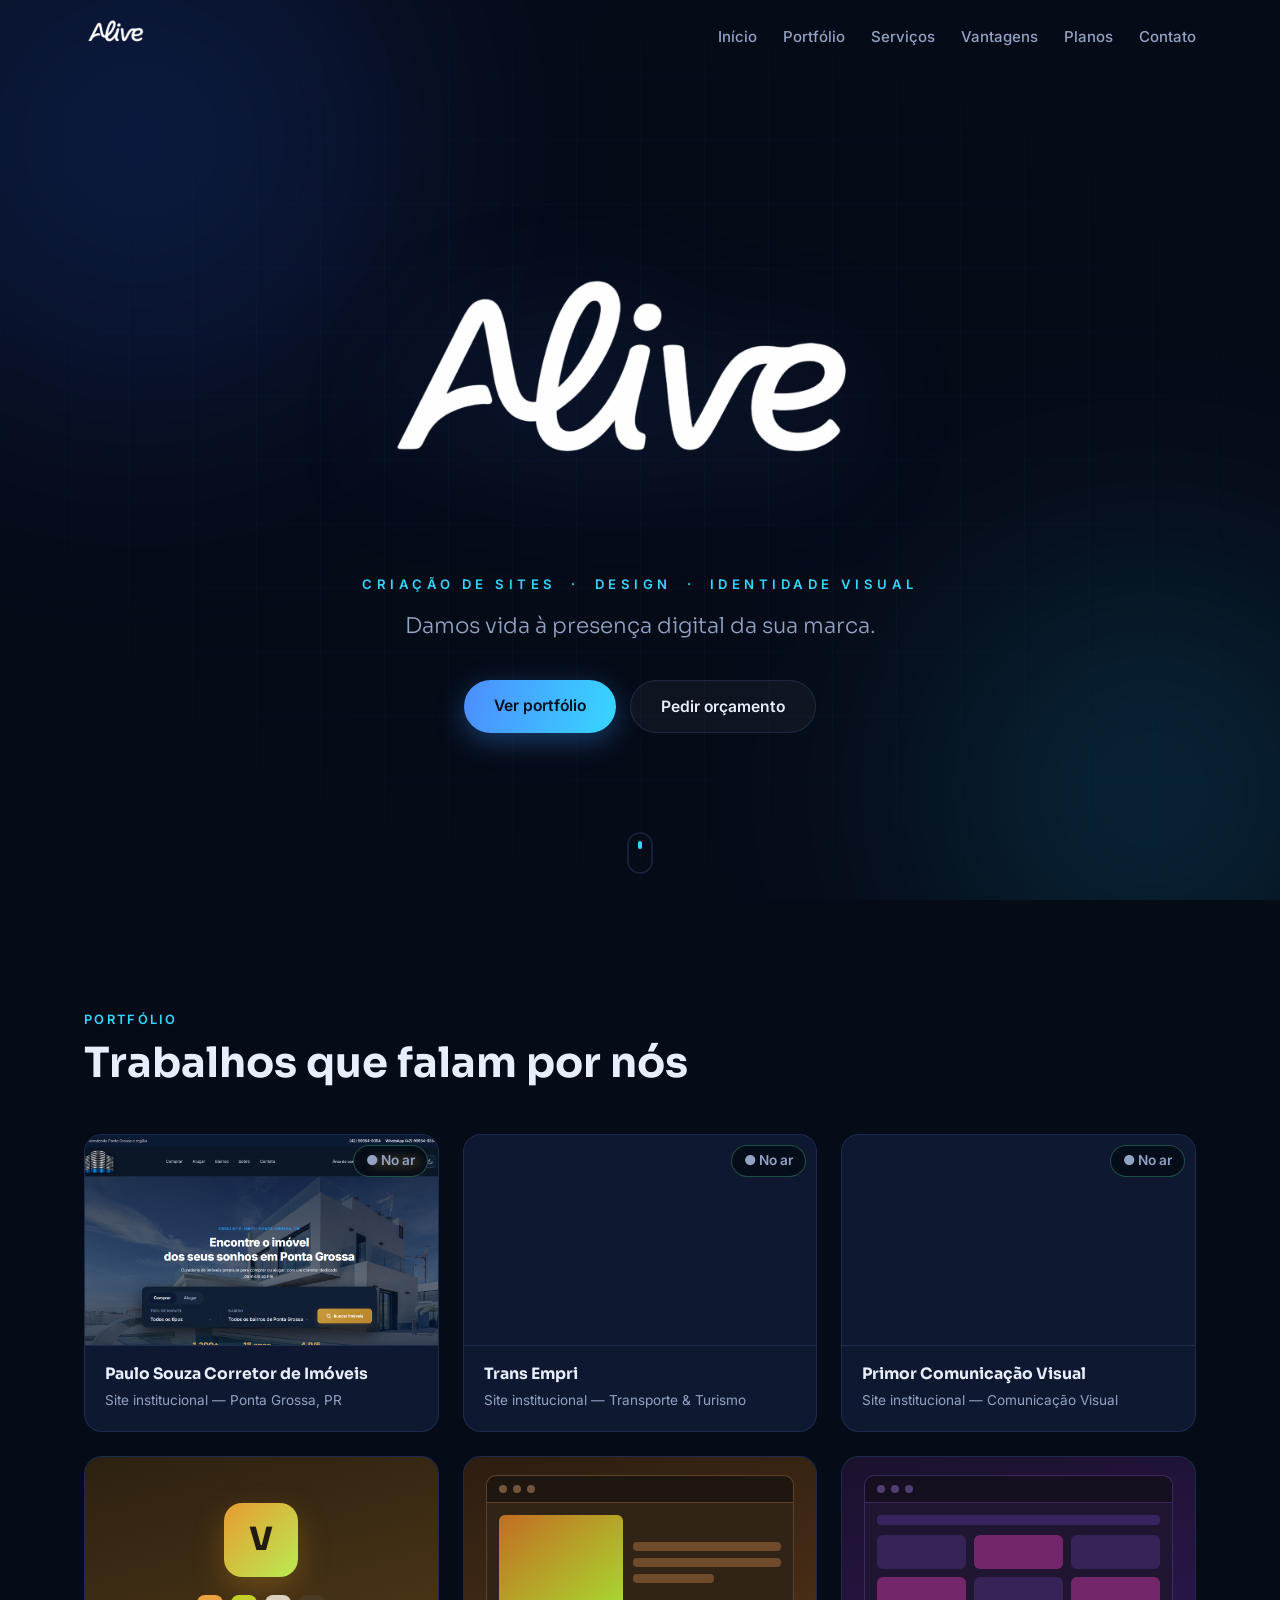
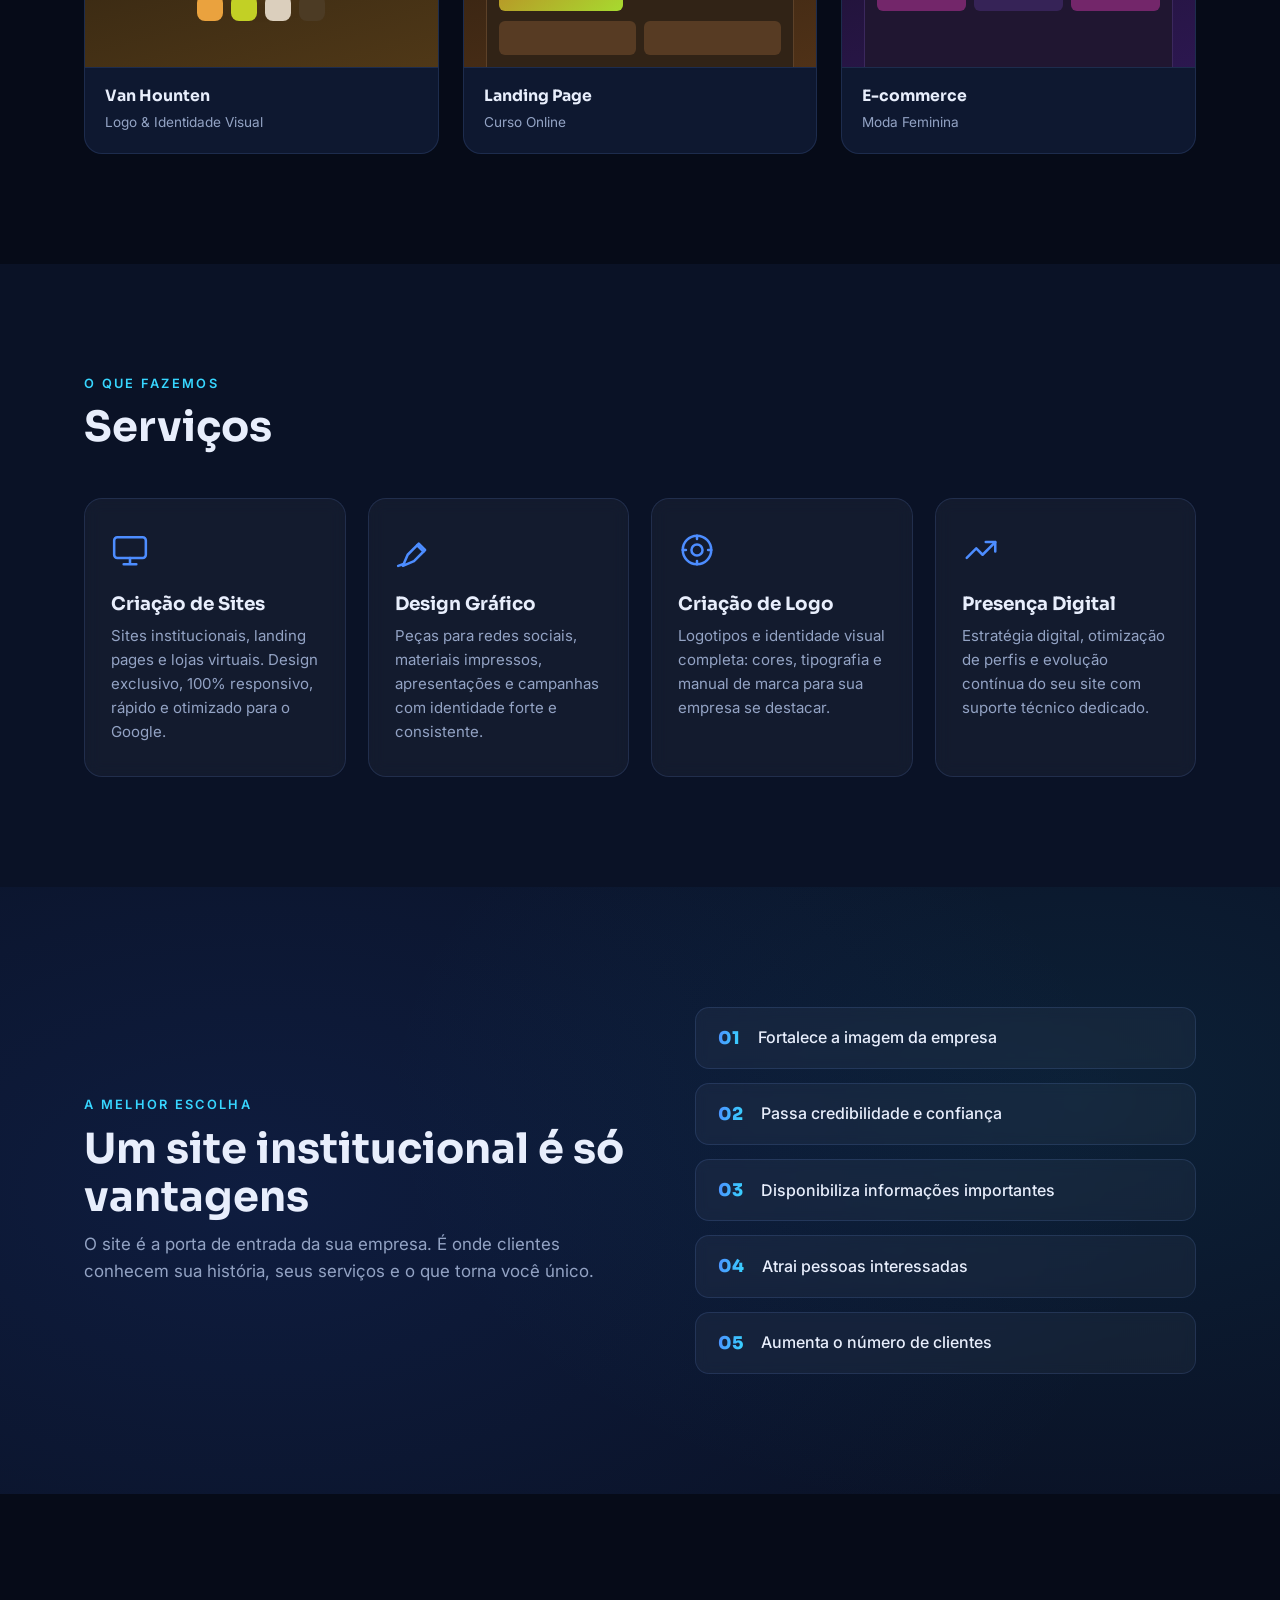
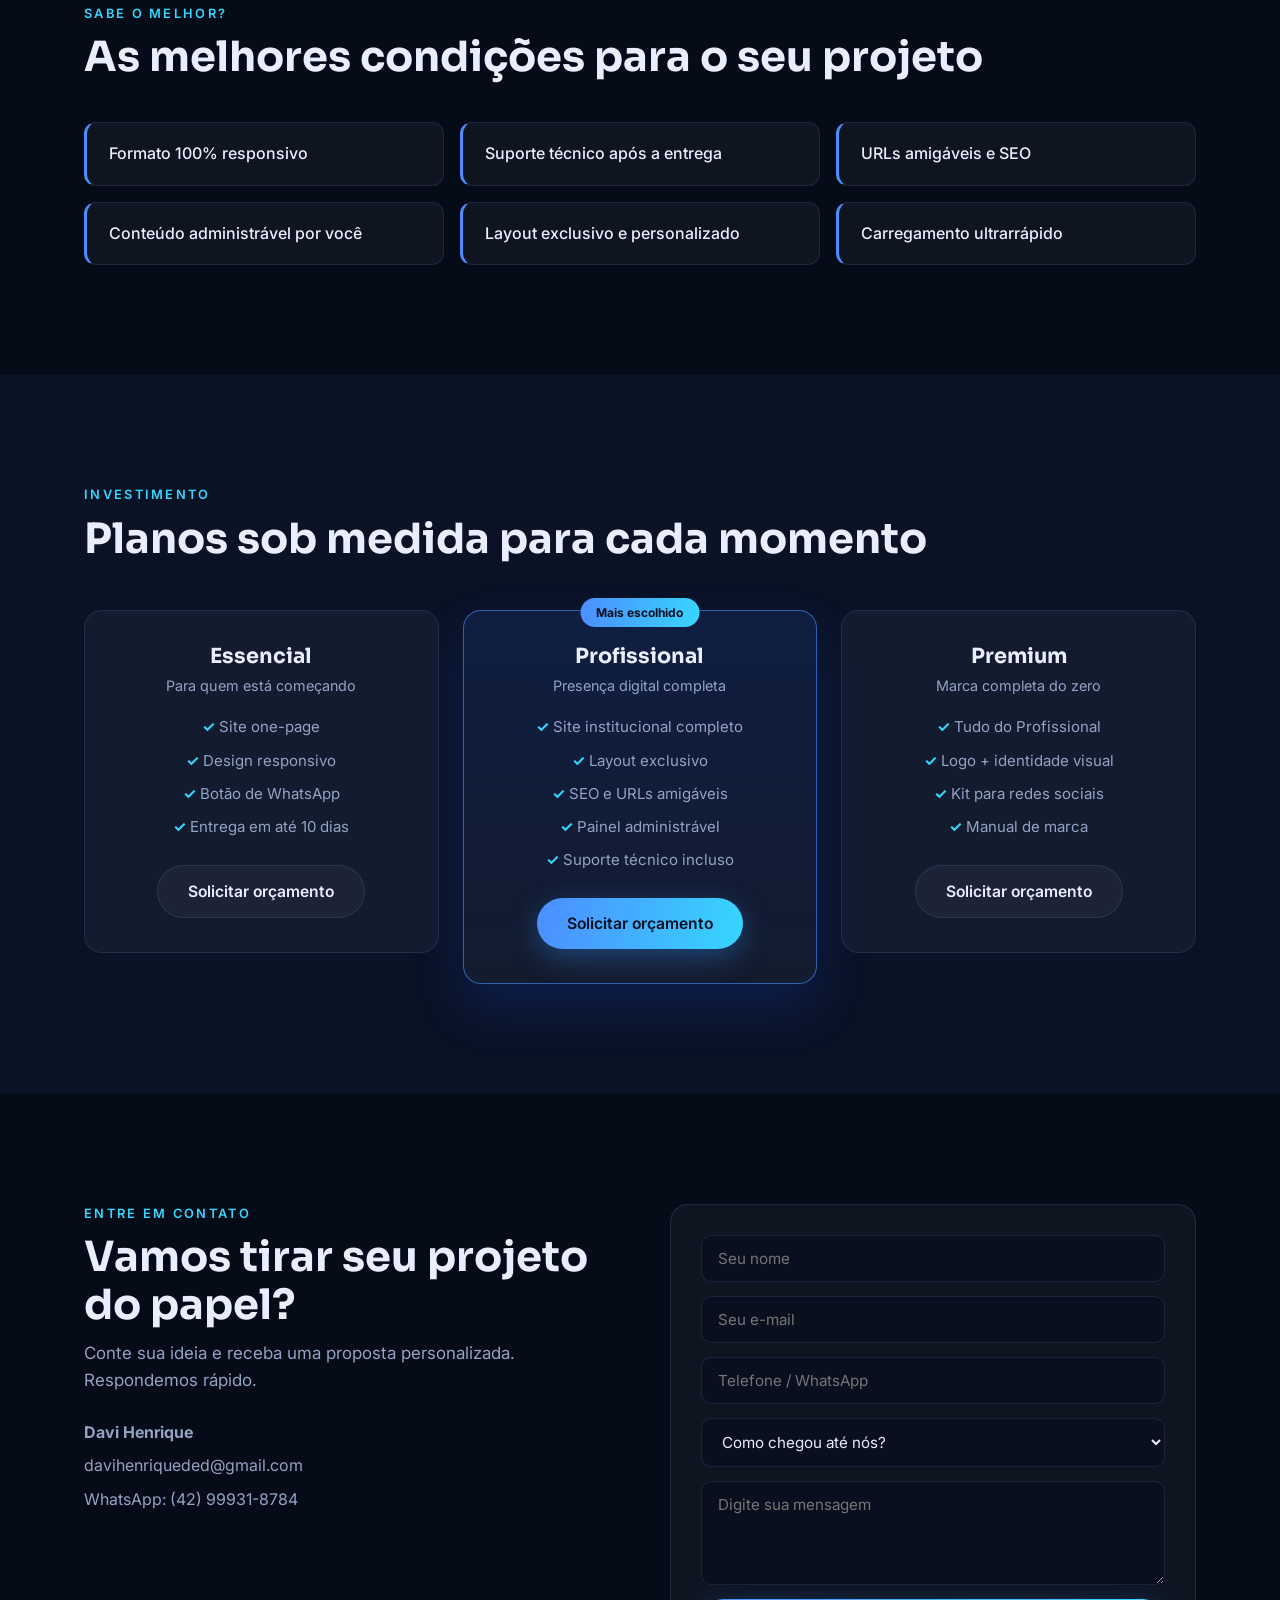
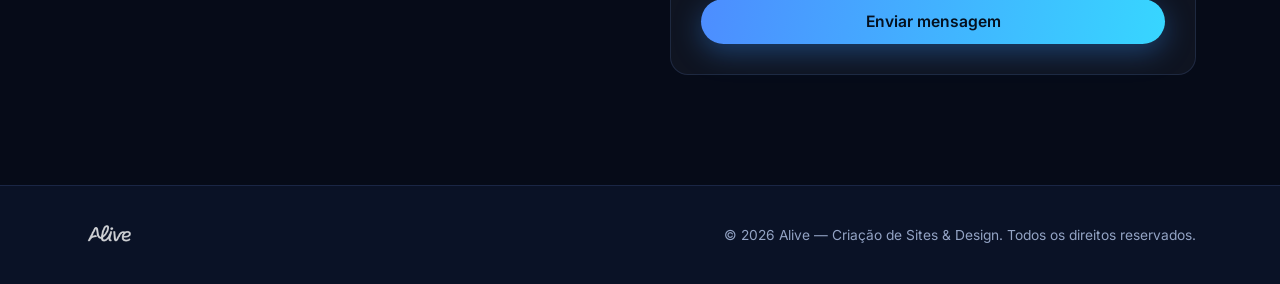
<file: index.html>
<!DOCTYPE html>
<html lang="pt-BR">
<head>
<meta charset="UTF-8">
<meta name="viewport" content="width=device-width, initial-scale=1.0">
<title>Alive — Criação de Sites, Design & Identidade Visual</title>
<meta name="description" content="Alive: agência especializada em criação de sites, design gráfico e identidade visual. Sites modernos, responsivos e sob medida para o seu negócio.">
<link rel="icon" type="image/png" href="assets/alive-logo.png">
<link rel="preconnect" href="https://fonts.googleapis.com">
<link rel="preconnect" href="https://fonts.gstatic.com" crossorigin>
<link href="https://fonts.googleapis.com/css2?family=Sora:wght@300;400;600;700;800&family=Inter:wght@300;400;500;600&display=swap" rel="stylesheet">
<link rel="stylesheet" href="css/style.css?v=3">
</head>
<body>

<!-- ══════════ NAV ══════════ -->
<header class="nav" id="nav">
  <div class="nav-inner">
    <a href="#home" class="nav-logo"><img src="assets/alive-logo.png" alt="Alive"></a>
    <nav class="nav-links" id="navLinks">
      <a href="#home">Início</a>
      <a href="#portfolio">Portfólio</a>
      <a href="#servicos">Serviços</a>
      <a href="#vantagens">Vantagens</a>
      <a href="#planos">Planos</a>
      <a href="#contato">Contato</a>
    </nav>
    <button class="nav-toggle" id="navToggle" aria-label="Menu">
      <span></span><span></span><span></span>
    </button>
  </div>
</header>

<!-- ══════════ HERO — logo grande centralizada ══════════ -->
<section class="hero" id="home">
  <canvas id="particles"></canvas>
  <div class="hero-glow glow-1 plx" data-speed="0.15"></div>
  <div class="hero-glow glow-2 plx" data-speed="0.25"></div>
  <div class="hero-grid plx" data-speed="0.08"></div>
  <div class="hero-content">
    <img src="assets/alive-logo.png" alt="Alive" class="hero-logo reveal">
    <p class="hero-tag reveal">criação de sites &nbsp;·&nbsp; design &nbsp;·&nbsp; identidade visual</p>
    <p class="hero-sub reveal">Damos vida à presença digital da sua marca.</p>
    <div class="hero-cta reveal">
      <a href="#portfolio" class="btn btn-primary">Ver portfólio</a>
      <a href="#contato" class="btn btn-ghost">Pedir orçamento</a>
    </div>
  </div>
  <div class="scroll-hint"><span></span></div>
</section>

<!-- ══════════ PORTFÓLIO (primeira seção) ══════════ -->
<section class="section" id="portfolio">
  <div class="container">
    <p class="section-tag reveal">Portfólio</p>
    <h2 class="reveal">Trabalhos que falam por nós</h2>
    <div class="portfolio">

      <figure class="work work-live reveal">
        <a class="live-link" href="https://pscorretordeimoveis.com.br/" target="_blank" rel="noopener" aria-label="Abrir site Paulo Souza Corretor de Imóveis"></a>
        <div class="mock-live">
          <span class="live-badge">● No ar</span>
          <img src="assets/ps-corretor-preview.png" alt="Prévia do site Paulo Souza Corretor de Imóveis" loading="lazy" width="1200" height="680">
        </div>
        <figcaption><strong>Paulo Souza Corretor de Imóveis</strong><span>Site institucional — Ponta Grossa, PR</span></figcaption>
      </figure>

      <figure class="work work-live reveal">
        <a class="live-link" href="https://lorddeadvader.github.io/transempri/" target="_blank" rel="noopener" aria-label="Abrir site Trans Empri"></a>
        <div class="mock-live">
          <span class="live-badge">● No ar</span>
          <iframe src="https://lorddeadvader.github.io/transempri/" loading="lazy" tabindex="-1" title="Trans Empri"></iframe>
        </div>
        <figcaption><strong>Trans Empri</strong><span>Site institucional — Transporte & Turismo</span></figcaption>
      </figure>

      <figure class="work work-live reveal">
        <a class="live-link" href="https://www.primorcomunicacao.com.br/" target="_blank" rel="noopener" aria-label="Abrir site Primor Comunicação Visual"></a>
        <div class="mock-live">
          <span class="live-badge">● No ar</span>
          <iframe src="https://www.primorcomunicacao.com.br/" loading="lazy" tabindex="-1" title="Primor Comunicação Visual"></iframe>
        </div>
        <figcaption><strong>Primor Comunicação Visual</strong><span>Site institucional — Comunicação Visual</span></figcaption>
      </figure>

      <figure class="work reveal" style="--h:35">
        <div class="mock mock-brand">
          <div class="mk-logo">V</div>
          <div class="mk-pal"><i></i><i></i><i></i><i></i></div>
        </div>
        <figcaption><strong>Van Hounten</strong><span>Logo & Identidade Visual</span></figcaption>
      </figure>

      <figure class="work reveal" style="--h:28">
        <div class="mock">
          <div class="mock-bar"><i></i><i></i><i></i></div>
          <div class="mock-body">
            <div class="mk-split"><div class="mk-img"></div><div class="mk-txt"><b></b><b></b><b class="s"></b></div></div>
            <div class="mk-row"><b></b><b></b></div>
          </div>
        </div>
        <figcaption><strong>Landing Page</strong><span>Curso Online</span></figcaption>
      </figure>

      <figure class="work reveal" style="--h:262">
        <div class="mock">
          <div class="mock-bar"><i></i><i></i><i></i></div>
          <div class="mock-body">
            <div class="mk-nav"></div>
            <div class="mk-grid"><b></b><b></b><b></b><b></b><b></b><b></b></div>
          </div>
        </div>
        <figcaption><strong>E-commerce</strong><span>Moda Feminina</span></figcaption>
      </figure>

    </div>
  </div>
</section>

<!-- ══════════ SERVIÇOS ══════════ -->
<section class="section section-alt" id="servicos">
  <div class="container">
    <p class="section-tag reveal">O que fazemos</p>
    <h2 class="reveal">Serviços</h2>
    <div class="cards">
      <article class="card reveal">
        <svg class="card-ico" viewBox="0 0 24 24" fill="none" stroke="currentColor" stroke-width="1.6" stroke-linecap="round" stroke-linejoin="round"><rect x="2" y="4" width="20" height="13" rx="2"/><path d="M8 21h8M12 17v4"/></svg>
        <h3>Criação de Sites</h3>
        <p>Sites institucionais, landing pages e lojas virtuais. Design exclusivo, 100% responsivo, rápido e otimizado para o Google.</p>
      </article>
      <article class="card reveal">
        <svg class="card-ico" viewBox="0 0 24 24" fill="none" stroke="currentColor" stroke-width="1.6" stroke-linecap="round" stroke-linejoin="round"><path d="M12 19l7-7-4-4-7 7-3 7z"/><path d="M18 13l-4-4"/><path d="M2 22l3-1"/></svg>
        <h3>Design Gráfico</h3>
        <p>Peças para redes sociais, materiais impressos, apresentações e campanhas com identidade forte e consistente.</p>
      </article>
      <article class="card reveal">
        <svg class="card-ico" viewBox="0 0 24 24" fill="none" stroke="currentColor" stroke-width="1.6" stroke-linecap="round" stroke-linejoin="round"><circle cx="12" cy="12" r="9"/><circle cx="12" cy="12" r="3.5"/><path d="M12 3v2M12 19v2M3 12h2M19 12h2"/></svg>
        <h3>Criação de Logo</h3>
        <p>Logotipos e identidade visual completa: cores, tipografia e manual de marca para sua empresa se destacar.</p>
      </article>
      <article class="card reveal">
        <svg class="card-ico" viewBox="0 0 24 24" fill="none" stroke="currentColor" stroke-width="1.6" stroke-linecap="round" stroke-linejoin="round"><path d="M3 17l6-6 4 4 8-8"/><path d="M15 7h6v6"/></svg>
        <h3>Presença Digital</h3>
        <p>Estratégia digital, otimização de perfis e evolução contínua do seu site com suporte técnico dedicado.</p>
      </article>
    </div>
  </div>
</section>

<!-- ══════════ VANTAGENS (parallax band) ══════════ -->
<section class="band" id="vantagens">
  <div class="band-bg plx" data-speed="0.2"></div>
  <div class="container band-inner">
    <div class="band-text reveal">
      <p class="section-tag">A melhor escolha</p>
      <h2>Um site institucional é só vantagens</h2>
      <p class="lead">O site é a porta de entrada da sua empresa. É onde clientes conhecem sua história, seus serviços e o que torna você único.</p>
    </div>
    <ol class="adv-list">
      <li class="reveal"><span>01</span>Fortalece a imagem da empresa</li>
      <li class="reveal"><span>02</span>Passa credibilidade e confiança</li>
      <li class="reveal"><span>03</span>Disponibiliza informações importantes</li>
      <li class="reveal"><span>04</span>Atrai pessoas interessadas</li>
      <li class="reveal"><span>05</span>Aumenta o número de clientes</li>
    </ol>
  </div>
</section>

<!-- ══════════ DIFERENCIAIS ══════════ -->
<section class="section" id="diferenciais">
  <div class="container">
    <p class="section-tag reveal">Sabe o melhor?</p>
    <h2 class="reveal">As melhores condições para o seu projeto</h2>
    <div class="feats">
      <div class="feat reveal">Formato 100% responsivo</div>
      <div class="feat reveal">Suporte técnico após a entrega</div>
      <div class="feat reveal">URLs amigáveis e SEO</div>
      <div class="feat reveal">Conteúdo administrável por você</div>
      <div class="feat reveal">Layout exclusivo e personalizado</div>
      <div class="feat reveal">Carregamento ultrarrápido</div>
    </div>
  </div>
</section>

<!-- ══════════ PLANOS ══════════ -->
<section class="section section-alt" id="planos">
  <div class="container">
    <p class="section-tag reveal">Investimento</p>
    <h2 class="reveal">Planos sob medida para cada momento</h2>
    <div class="plans">
      <div class="plan reveal">
        <h3>Essencial</h3>
        <p class="plan-desc">Para quem está começando</p>
        <ul>
          <li>Site one-page</li>
          <li>Design responsivo</li>
          <li>Botão de WhatsApp</li>
          <li>Entrega em até 10 dias</li>
        </ul>
        <a href="#contato" class="btn btn-ghost">Solicitar orçamento</a>
      </div>
      <div class="plan plan-featured reveal">
        <div class="plan-flag">Mais escolhido</div>
        <h3>Profissional</h3>
        <p class="plan-desc">Presença digital completa</p>
        <ul>
          <li>Site institucional completo</li>
          <li>Layout exclusivo</li>
          <li>SEO e URLs amigáveis</li>
          <li>Painel administrável</li>
          <li>Suporte técnico incluso</li>
        </ul>
        <a href="#contato" class="btn btn-primary">Solicitar orçamento</a>
      </div>
      <div class="plan reveal">
        <h3>Premium</h3>
        <p class="plan-desc">Marca completa do zero</p>
        <ul>
          <li>Tudo do Profissional</li>
          <li>Logo + identidade visual</li>
          <li>Kit para redes sociais</li>
          <li>Manual de marca</li>
        </ul>
        <a href="#contato" class="btn btn-ghost">Solicitar orçamento</a>
      </div>
    </div>
  </div>
</section>

<!-- ══════════ CONTATO ══════════ -->
<section class="section" id="contato">
  <div class="container contact-grid">
    <div class="reveal">
      <p class="section-tag">Entre em contato</p>
      <h2>Vamos tirar seu projeto do papel?</h2>
      <p class="lead">Conte sua ideia e receba uma proposta personalizada. Respondemos rápido.</p>
      <div class="contact-info">
        <p><strong>Davi Henrique</strong></p>
        <p><a href="mailto:davihenriqueded@gmail.com" style="color:var(--muted);text-decoration:none">davihenriqueded@gmail.com</a></p>
        <p><a href="https://wa.me/5542999318784" target="_blank" rel="noopener" style="color:var(--muted);text-decoration:none">WhatsApp: (42) 99931-8784</a></p>
      </div>
    </div>
    <form class="contact-form reveal" id="contactForm">
      <input type="text" name="nome" placeholder="Seu nome" required>
      <input type="email" name="email" placeholder="Seu e-mail" required>
      <input type="tel" name="telefone" placeholder="Telefone / WhatsApp">
      <select name="origem" required>
        <option value="" disabled selected>Como chegou até nós?</option>
        <option>Google</option>
        <option>Instagram</option>
        <option>Indicação</option>
        <option>Outro</option>
      </select>
      <textarea name="mensagem" rows="4" placeholder="Digite sua mensagem" required></textarea>
      <button type="submit" class="btn btn-primary">Enviar mensagem</button>
      <p class="form-ok" id="formOk" hidden>Mensagem registrada! Em breve entraremos em contato.</p>
    </form>
  </div>
</section>

<!-- ══════════ FOOTER ══════════ -->
<footer class="footer">
  <div class="container footer-inner">
    <img src="assets/alive-logo.png" alt="Alive" class="footer-logo" id="footerLogo">
    <p>© 2026 Alive — Criação de Sites & Design. Todos os direitos reservados.</p>
  </div>
</footer>

<script src="js/fluid.js?v=2"></script>
<script src="js/main.js?v=3"></script>
</body>
</html>
</file>
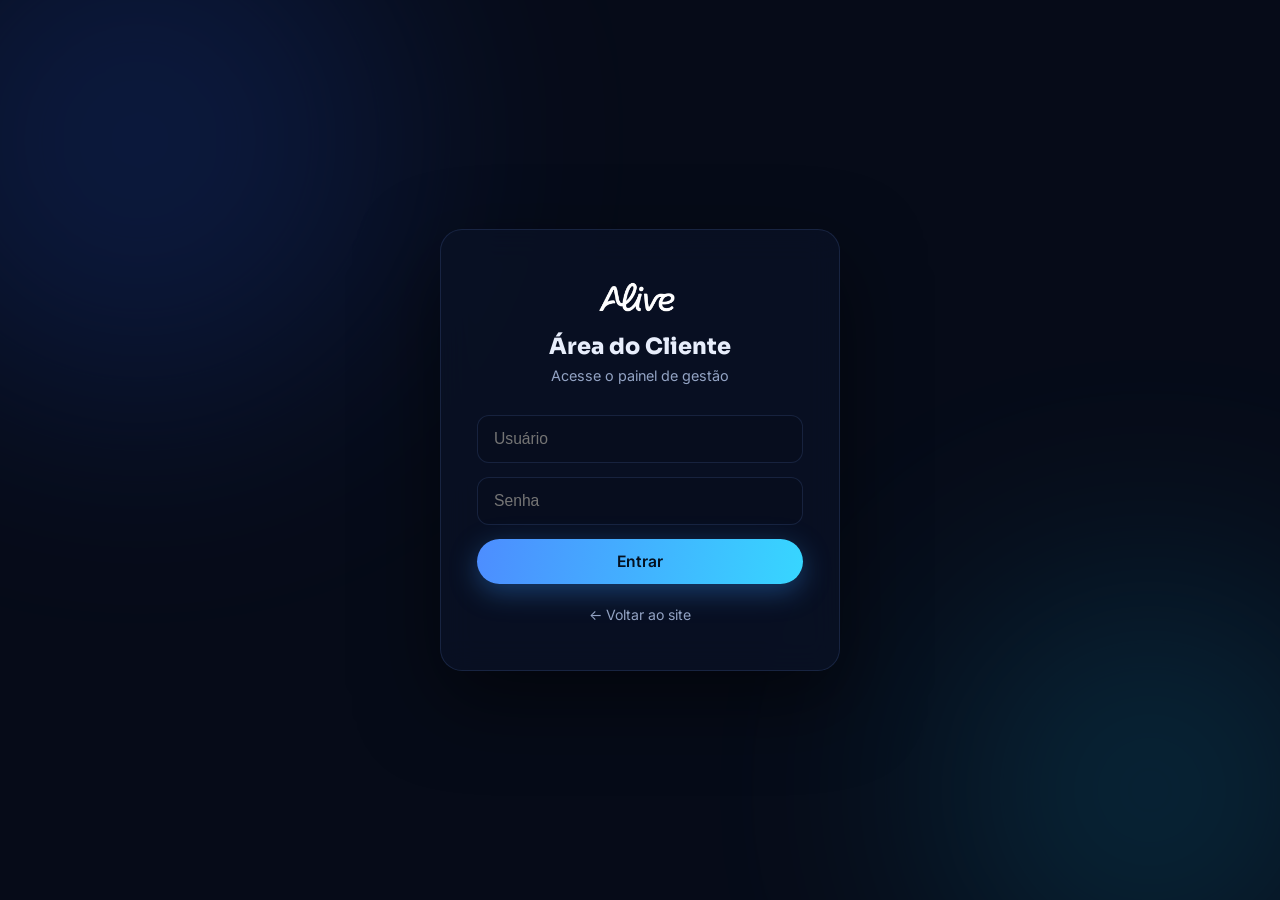
<file: dashboard.html>
<!DOCTYPE html>
<html lang="pt-BR">
<head>
<meta charset="UTF-8">
<meta name="viewport" content="width=device-width, initial-scale=1.0">
<title>Clientes e sites · Painel Alive</title>
<link rel="icon" type="image/png" href="assets/alive-logo.png">
<link href="https://fonts.googleapis.com/css2?family=Inter:wght@400;500;600&display=swap" rel="stylesheet">
<link rel="stylesheet" href="css/painel.css?v=1">
</head>
<body class="dash">

<header class="dash-top">
  <img src="assets/alive-logo.png" alt="Alive">
  <nav class="dash-nav">
    <a href="dashboard.html" class="on">Clientes e sites</a>
    <a href="gestao-kadam.html">Kadam Cut</a>
  </nav>
  <div class="dash-user">
    <span id="hello"></span>
    <button class="btn btn-sm" id="btnLogout">Sair</button>
  </div>
</header>

<main class="dash-main">
  <div class="dash-head">
    <div>
      <h1>Clientes e sites</h1>
      <p class="dash-sub">Projetos, planos, mensalidades e cobranças.</p>
    </div>
    <button class="btn btn-primary btn-sm" id="btnNovo">Novo cliente</button>
  </div>

  <div class="kpis">
    <div class="kpi"><span>Clientes</span><strong id="kTotal">0</strong></div>
    <div class="kpi"><span>Sites no ar</span><strong id="kNoAr">0</strong></div>
    <div class="kpi"><span>Recebimento mensal</span><strong id="kMRR">R$ 0</strong></div>
    <div class="kpi k-amber"><span>Vencendo em 7 dias</span><strong id="kVencendo">0</strong></div>
  </div>

  <div class="dash-bar">
    <input type="search" id="busca" placeholder="Buscar cliente ou site...">
    <select id="fPagamento">
      <option value="">Pagamento: todos</option>
      <option value="Em dia">Em dia</option>
      <option value="Pendente">Pendente</option>
      <option value="Atrasado">Atrasado</option>
    </select>
    <select id="fStatus">
      <option value="">Site: todos</option>
      <option value="No ar">No ar</option>
      <option value="Em desenvolvimento">Em desenvolvimento</option>
      <option value="Manutenção">Manutenção</option>
      <option value="Pausado">Pausado</option>
    </select>
  </div>

  <div class="ccards" id="cards"></div>
  <div class="empty" id="empty" hidden>Nenhum cliente encontrado. Clique em <strong>Novo cliente</strong> para começar.</div>
</main>

<!-- Modal cadastro/edição -->
<div class="modal" id="modal" hidden>
  <div class="modal-card">
    <h2 id="modalTitle">Novo cliente</h2>
    <form id="clientForm">
      <input type="hidden" id="cId">
      <label>Nome do cliente <input type="text" id="cNome" required></label>
      <label>Contato (nome — telefone) <input type="text" id="cContato" placeholder="Fulano — +55 42 99999-9999"></label>
      <label>Site (endereço) <input type="text" id="cSite" placeholder="www.exemplo.com.br"></label>
      <label>Repositório (GitHub) <input type="text" id="cRepo" placeholder="github.com/usuario/projeto"></label>
      <label>Plano
        <select id="cPlano">
          <option>Essencial</option>
          <option>Profissional</option>
          <option>Premium</option>
          <option>Condição Especial</option>
        </select>
      </label>
      <div class="field-pair">
        <label>Implementação (R$) <input type="number" id="cImplValor" min="0" step="0.01" value="0"></label>
        <label>Situação
          <select id="cImplStatus">
            <option>Pendente</option><option>Pago</option>
          </select>
        </label>
      </div>
      <div class="field-pair">
        <label>Recorrência (R$) <input type="number" id="cRecValor" min="0" step="0.01" value="0"></label>
        <label>Período
          <select id="cRecPeriodo">
            <option>Mensal</option><option>Anual</option>
          </select>
        </label>
      </div>
      <label>Situação do pagamento
        <select id="cPagamento">
          <option>Em dia</option><option>Pendente</option><option>Atrasado</option>
        </select>
      </label>
      <label>Status do site
        <select id="cStatusSite">
          <option>Em desenvolvimento</option><option>No ar</option><option>Manutenção</option><option>Pausado</option>
        </select>
      </label>
      <label>Próximo vencimento <input type="date" id="cProxVenc"></label>
      <label>Observações <textarea id="cObs" rows="3"></textarea></label>
      <div class="modal-actions">
        <button type="button" class="btn btn-sm" id="btnCancelar">Cancelar</button>
        <button type="submit" class="btn btn-primary btn-sm">Salvar</button>
      </div>
    </form>
  </div>
</div>

<!-- Modal cobrança PIX -->
<div class="modal" id="chargeModal" hidden>
  <div class="modal-card">
    <h2>Emitir cobrança <span id="chClienteNome" class="ch-nome"></span></h2>
    <form id="chargeForm">
      <input type="hidden" id="chClienteId">
      <label>Referente a
        <select id="chTipo">
          <option value="rec">Mensalidade / recorrência</option>
          <option value="impl">Implementação</option>
          <option value="outro">Outro valor</option>
        </select>
      </label>
      <div class="field-pair">
        <label>Valor (R$) <input type="number" id="chValor" min="0.01" step="0.01" required></label>
        <label>Vencimento <input type="date" id="chVenc" required></label>
      </div>
      <label>Descrição <input type="text" id="chDesc" placeholder="Ex.: Mensalidade — Setembro/2026"></label>
      <label>Sua chave PIX <input type="text" id="chPixKey" required></label>
      <button type="submit" class="btn btn-primary btn-sm">Gerar cobrança PIX</button>
    </form>

    <div id="chargeResult" hidden>
      <div class="qr-wrap"><div id="qrBox"></div></div>
      <label class="copy-label">PIX copia e cola
        <textarea id="pixCode" rows="3" readonly></textarea>
      </label>
      <div class="charge-actions">
        <button class="btn btn-primary btn-sm" id="btnArquivo">Compartilhar arquivo</button>
        <button class="btn btn-sm" id="btnWhats">WhatsApp</button>
        <button class="btn btn-sm" id="btnCopiar">Copiar código</button>
        <button class="btn btn-sm" id="btnImprimir">Imprimir</button>
      </div>
    </div>
    <div class="modal-actions">
      <button type="button" class="btn btn-sm" id="btnChFechar">Fechar</button>
    </div>
  </div>
</div>

<!-- Documento de cobrança (somente impressão) -->
<div id="printArea" aria-hidden="true">
  <div class="pr-head">
    <img src="assets/alive-logo.png" alt="Alive">
    <div>
      <h1>Cobrança</h1>
      <p>Alive — Criação de Sites & Design<br>Davi Henrique · (42) 99931-8784 · davihenriqueded@gmail.com</p>
    </div>
  </div>
  <table class="pr-table">
    <tr><th>Cliente</th><td id="prCliente"></td></tr>
    <tr><th>Descrição</th><td id="prDesc"></td></tr>
    <tr><th>Valor</th><td id="prValor"></td></tr>
    <tr><th>Vencimento</th><td id="prVenc"></td></tr>
  </table>
  <div class="pr-qr">
    <img id="prQr" alt="QR Code PIX">
    <p>Pague com PIX: aponte a câmera do seu banco para o QR Code<br>ou use o código copia e cola abaixo.</p>
  </div>
  <p class="pr-code" id="prCode"></p>
</div>

<script src="js/qrcode.min.js"></script>
<script src="js/dashboard.js?v=6"></script>
</body>
</html>
</file>
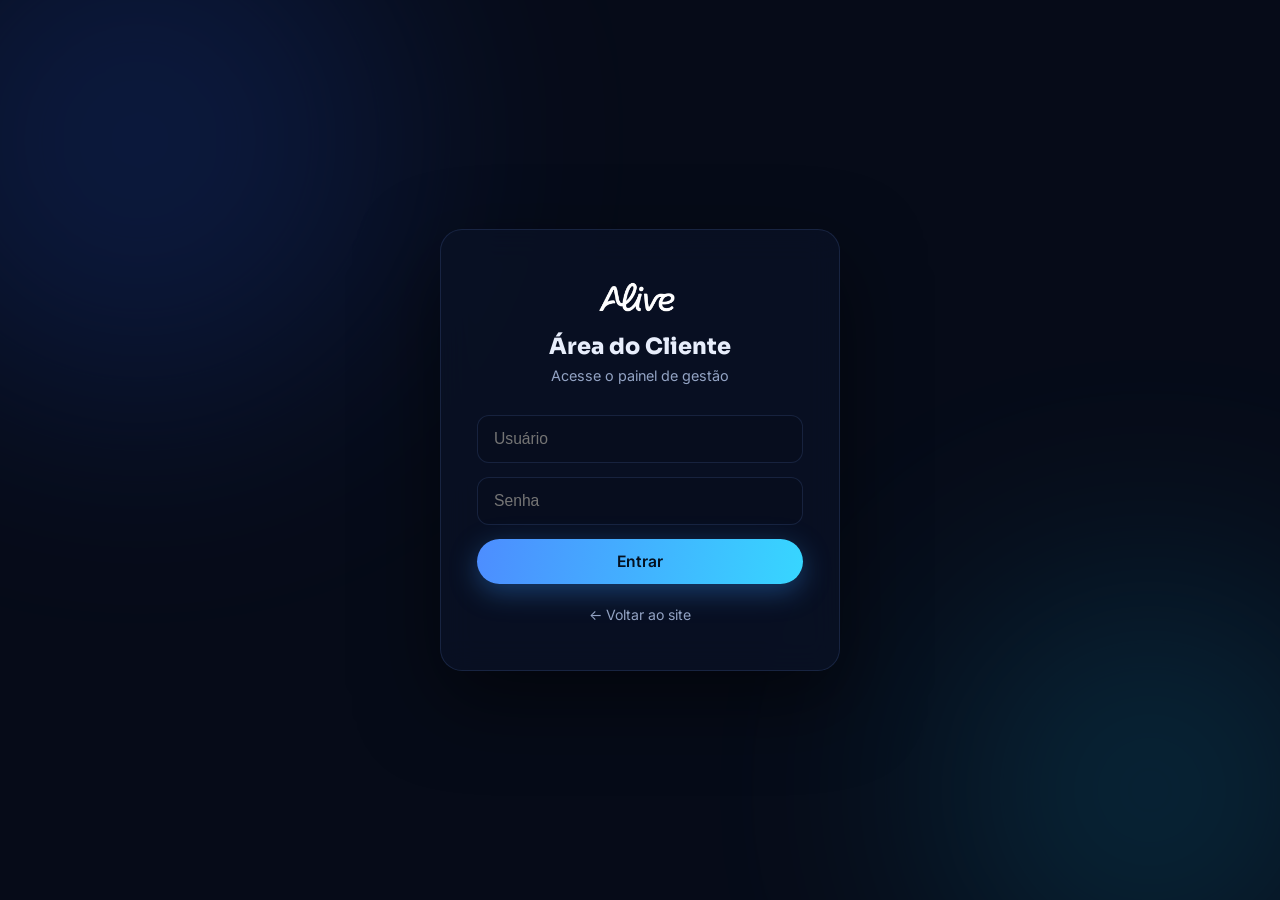
<file: gestao-kadam.html>
<!DOCTYPE html>
<html lang="pt-BR">
<head>
<meta charset="UTF-8">
<meta name="viewport" content="width=device-width, initial-scale=1.0">
<meta name="robots" content="noindex, nofollow">
<title>Kadam Cut · Painel Alive</title>
<link rel="icon" type="image/png" href="assets/alive-logo.png">
<link href="https://fonts.googleapis.com/css2?family=Inter:wght@400;500;600&display=swap" rel="stylesheet">
<link rel="stylesheet" href="css/painel.css?v=1">
</head>
<body>

<header class="dash-top">
  <img src="assets/alive-logo.png" alt="Alive">
  <nav class="dash-nav">
    <a href="dashboard.html">Clientes e sites</a>
    <a href="gestao-kadam.html" class="on">Kadam Cut</a>
  </nav>
  <div class="dash-user">
    <button class="btn btn-sm" id="btnSair" hidden>Sair</button>
  </div>
</header>

<main class="dash-main">

  <!-- Entrada: senha da gestão, conferida no servidor -->
  <section id="telaLogin" class="login-box" hidden>
    <div class="box">
      <div class="box-head"><h2>Entrar na gestão do Kadam Cut</h2></div>
      <form id="formLogin" class="box-body" style="display:flex;flex-direction:column;gap:12px">
        <label>Senha da gestão
          <input type="password" id="senha" autocomplete="current-password" required>
          <small>É a senha guardada na Cloudflare (ADMIN_SENHA), não a do site.</small>
        </label>
        <button class="btn btn-primary" type="submit">Entrar</button>
        <p id="loginMsg" class="aviso aviso-bad" hidden></p>
      </form>
    </div>
  </section>

  <section id="telaGestao" hidden>
    <div class="dash-head">
      <div>
        <h1>Kadam Cut</h1>
        <p class="dash-sub">Licenças, computadores ativados e vendas.</p>
      </div>
      <div class="linha">
        <button class="btn btn-sm" id="btnAtualizar">Atualizar</button>
        <button class="btn btn-primary btn-sm" id="btnEmitir">Nova licença</button>
      </div>
    </div>

    <div id="avisos"></div>

    <div class="tabs">
      <button data-tab="resumo" class="on">Resumo</button>
      <button data-tab="licencas">Licenças<span class="count" id="nEntregar" hidden></span></button>
      <button data-tab="vendas">Vendas</button>
      <button data-tab="demos">Demonstrações</button>
      <button data-tab="config">Configurações</button>
    </div>

    <!-- Resumo -->
    <div id="sec-resumo">
      <div class="kpis">
        <div class="kpi"><span>Licenças ativas</span><strong id="kLic">0</strong></div>
        <div class="kpi"><span>Computadores ativados</span><strong id="kPcs">0</strong></div>
        <div class="kpi k-amber"><span>Chaves para enviar</span><strong id="kEntregar">0</strong></div>
        <div class="kpi"><span>Testando agora</span><strong id="kDemo">0</strong><small id="kDemo7"></small></div>
        <div class="kpi"><span>Demonstrações em 30 dias</span><strong id="kDemo30">0</strong><small id="kDemo30c"></small></div>
        <div class="kpi"><span>Vendido no mês</span><strong id="kMes">R$ 0</strong><small id="kMesQtd"></small></div>
        <div class="kpi"><span>Recebido (sem taxas)</span><strong id="kLiq">R$ 0</strong><small id="kLiqQtd"></small></div>
      </div>
      <div class="box">
        <div class="box-head"><h3>O que aconteceu por último</h3></div>
        <ul class="hist" id="histResumo"></ul>
      </div>
    </div>

    <!-- Licenças -->
    <div id="sec-licencas" hidden>
      <div class="dash-bar">
        <input type="search" id="buscaLic" placeholder="Buscar por nome, e-mail ou número">
        <select id="fLic">
          <option value="">Todas</option>
          <option value="entregar">Chave para enviar</option>
          <option value="ativa">Ativas</option>
          <option value="bloqueada">Bloqueadas</option>
        </select>
        <button class="btn btn-sm" id="btnCsv">Baixar planilha</button>
      </div>
      <div class="box table-wrap">
        <table>
          <thead><tr><th>Nº</th><th>Cliente</th><th>Tipo</th><th>Computadores</th><th class="num">Valor</th><th>Suporte até</th><th>Situação</th></tr></thead>
          <tbody id="tbLic"></tbody>
        </table>
      </div>
      <p class="muted">Clique numa linha para ver a chave, os computadores e as ações.</p>
    </div>

    <!-- Vendas -->
    <div id="sec-vendas" hidden>
      <p class="muted" style="margin-bottom:12px">Cada compra iniciada no site. "Não concluída" quer dizer que a pessoa abriu o pagamento e não terminou.</p>
      <div class="box table-wrap">
        <table>
          <thead><tr><th>Data</th><th>Cliente</th><th>Pagamento</th><th class="num">Valor</th><th class="num">Taxa</th><th>Situação</th><th>Licença</th></tr></thead>
          <tbody id="tbVendas"></tbody>
        </table>
      </div>
    </div>

    <!-- Demonstrações -->
    <div id="sec-demos" hidden>
      <p class="muted" style="margin-bottom:12px">Computadores que abriram o Kadam Cut sem chave. O tempo conta a partir da primeira ferramenta usada, pelo relógio do site: reinstalar ou mudar o relógio do Windows não zera.</p>
      <div class="dash-bar">
        <input type="search" id="buscaDemo" placeholder="Buscar pelo código do computador">
        <select id="fDemo">
          <option value="">Todas</option>
          <option value="ativa">Testando agora</option>
          <option value="fim">Terminada, sem compra</option>
          <option value="comprou">Compraram</option>
        </select>
      </div>
      <div class="box table-wrap">
        <table>
          <thead><tr><th>Computador</th><th>Início</th><th>Fim</th><th>Situação</th><th>Versão</th><th class="num">Usos</th><th>Último uso</th><th>Anotação</th><th></th></tr></thead>
          <tbody id="tbDemos"></tbody>
        </table>
      </div>
    </div>

    <!-- Configurações -->
    <div id="sec-config" hidden>
      <div class="box">
        <div class="box-head"><h3>Preços e regras</h3></div>
        <form id="formConfig" class="form box-body">
          <label>Preço no Pix (R$) <input type="number" step="0.01" min="1" id="cfPix"></label>
          <label>Preço no cartão (R$) <input type="number" step="0.01" min="1" id="cfCartao"></label>
          <label>Parcelas no cartão (máximo) <input type="number" min="1" max="12" id="cfParcelas"></label>
          <label>Dias de suporte das novas licenças <input type="number" min="0" id="cfSuporte"></label>
          <label>Dias entre trocas de computador <input type="number" min="0" id="cfTroca"></label>
          <label>Duração da demonstração (minutos) <input type="number" min="1" id="cfDemo"><small>Vale para computadores que ainda não testaram.</small></label>
          <label>Pagamento automático (Mercado Pago)
            <select id="cfCheckout"><option value="0">Desligado: venda direta (WhatsApp / Instagram + Pix)</option><option value="1">Ligado</option></select>
            <small>Ligando aqui, ligue também na página de vendas (kadam.js: pagamentoAutomatico).</small></label>
          <label>Versão atual do Kadam Cut <input type="text" id="cfVersao" placeholder="0.9.115"></label>
          <label class="full">Link para baixar o instalador
            <input type="url" id="cfLink" placeholder="https://drive.google.com/...">
            <small>Vai no e-mail com a chave. No Drive, compartilhe como "Qualquer pessoa com o link".</small></label>
          <label class="full">Nome do produto no Mercado Pago <input type="text" id="cfTitulo"></label>
          <div class="full linha"><button class="btn btn-primary" type="submit">Salvar</button><span id="cfMsg" class="muted"></span></div>
          <p class="full muted">O preço daqui é o valor cobrado no Mercado Pago. Se mudar, mude também o texto da página de vendas.</p>
        </form>
      </div>
    </div>
  </section>
</main>

<!-- Detalhe da licença -->
<div class="modal" id="mLic" hidden><div class="modal-card wide" id="mLicBody"></div></div>

<!-- Demonstração: mais tempo / encerrar / anotar -->
<div class="modal" id="mDemo" hidden>
  <div class="modal-card">
    <div class="modal-head"><div><h2>Demonstração</h2><p class="muted" id="mdInfo"></p></div><button class="btn btn-sm" data-fechar>Fechar</button></div>
    <div class="secao" style="margin-top:0">
      <h3>Dar mais tempo</h3>
      <p class="muted" style="margin-bottom:8px">Se já terminou, o tempo conta a partir de agora.</p>
      <div class="linha"><button class="btn btn-sm" data-mais="30">+30 min</button><button class="btn btn-sm" data-mais="120">+2 h</button></div>
      <div class="linha" style="margin-top:10px"><input type="datetime-local" id="mdAte"><button class="btn btn-sm" id="mdAteBtn">Até esta data e hora</button></div>
    </div>
    <div class="secao">
      <h3>Anotação</h3>
      <div class="linha"><input type="text" id="mdObs" style="flex:1" placeholder="Ex.: nome de quem está testando"><button class="btn btn-sm" id="mdObsBtn">Salvar</button></div>
    </div>
    <p id="mdMsg" class="aviso" style="margin-top:14px" hidden></p>
    <div class="secao linha" style="justify-content:space-between;border-top:1px solid var(--line);padding-top:16px">
      <span class="muted">Encerrar termina a demonstração agora.</span>
      <button class="btn btn-sm btn-danger" id="mdEncerrar">Encerrar</button>
    </div>
  </div>
</div>

<!-- Nova licença -->
<div class="modal" id="mEmitir" hidden>
  <div class="modal-card wide">
    <h2>Nova licença</h2>
    <p class="muted" style="margin:-8px 0 16px">Para cortesias, parceiros e vendas fora do site (Pix direto, dinheiro). Compras feitas no site geram a licença sozinhas.</p>
    <form id="formEmitir" class="form">
      <label>Nome do cliente ou empresa <input type="text" id="emNome" required></label>
      <label>E-mail <input type="email" id="emEmail" required></label>
      <label>WhatsApp <input type="text" id="emWhats" placeholder="42 99999-9999"></label>
      <label>Tipo
        <select id="emTipo"><option value="individual">Individual (1 computador)</option><option value="empresa">Empresa (vários computadores)</option></select></label>
      <label>Quantos computadores <input type="number" id="emPcs" min="1" max="255" value="1" disabled></label>
      <label>Valor recebido (R$) <input type="number" id="emValor" min="0" step="0.01" value="0"><small>Deixe 0 para cortesia.</small></label>
      <label>Forma de pagamento
        <select id="emMeio"><option value="pix">Pix</option><option value="dinheiro">Dinheiro</option><option value="transferencia">Transferência</option><option value="cartao">Cartão</option></select></label>
      <label>Dias de suporte <input type="number" id="emSuporte" min="0" placeholder="Padrão das configurações"></label>
      <label class="full">Observação <input type="text" id="emObs" placeholder="Ex.: parceiro, indicação"></label>
      <p id="emMsg" class="full aviso aviso-bad" hidden></p>
      <div class="full modal-actions">
        <button type="button" class="btn" data-fechar>Cancelar</button>
        <button type="submit" class="btn btn-primary">Emitir licença</button>
      </div>
    </form>
  </div>
</div>

<script src="js/gestao-kadam.js?v=3"></script>
</body>
</html>
</file>
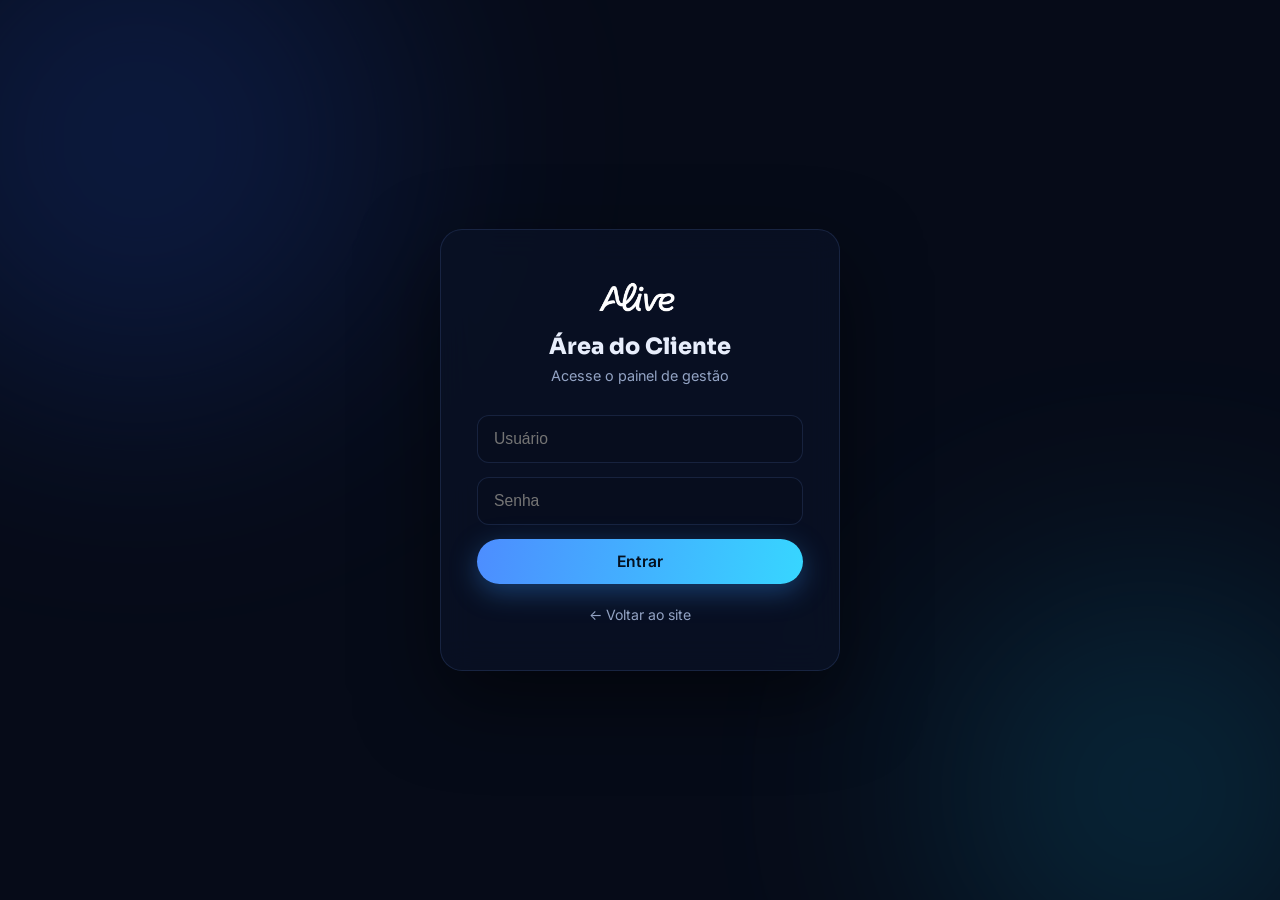
<file: login.html>
<!DOCTYPE html>
<html lang="pt-BR">
<head>
<meta charset="UTF-8">
<meta name="viewport" content="width=device-width, initial-scale=1.0">
<title>Área do Cliente — Alive</title>
<link rel="icon" type="image/png" href="assets/alive-logo.png">
<link rel="preconnect" href="https://fonts.googleapis.com">
<link rel="preconnect" href="https://fonts.gstatic.com" crossorigin>
<link href="https://fonts.googleapis.com/css2?family=Sora:wght@400;700;800&family=Inter:wght@300;400;500;600&display=swap" rel="stylesheet">
<link rel="stylesheet" href="css/style.css?v=3">
</head>
<body>
<div class="login-page">
  <canvas id="particles" style="position:absolute;inset:0"></canvas>
  <div class="hero-glow glow-1"></div>
  <div class="hero-glow glow-2"></div>
  <div class="login-card">
    <img src="assets/alive-logo.png" alt="Alive" class="logo">
    <h1>Área do Cliente</h1>
    <p class="sub">Acesse o painel de gestão</p>
    <form id="loginForm">
      <input type="text" id="user" placeholder="Usuário" autocomplete="username" required>
      <input type="password" id="pass" placeholder="Senha" autocomplete="current-password" required>
      <button type="submit" class="btn btn-primary">Entrar</button>
      <p class="login-err" id="loginErr" hidden>Usuário ou senha incorretos.</p>
    </form>
    <a href="index.html" class="login-back">← Voltar ao site</a>
  </div>
</div>
<script src="js/auth.js?v=5"></script>
<script src="js/main.js?v=5"></script>
</body>
</html>
</file>
<file: css/style.css>
/* ═══════════ ALIVE — Design System ═══════════ */
:root{
  --bg:#060b18;
  --bg-2:#0a1226;
  --bg-3:#0e1830;
  --surface:rgba(255,255,255,.04);
  --border:rgba(120,160,255,.14);
  --text:#e8eefc;
  --muted:#93a3c4;
  --blue:#2d5fd0;
  --blue-2:#4d8dff;
  --cyan:#37d6ff;
  --grad:linear-gradient(100deg,#4d8dff,#37d6ff);
  --radius:18px;
  --font-display:'Sora',sans-serif;
  --font-body:'Inter',sans-serif;
}
*{margin:0;padding:0;box-sizing:border-box}
html{scroll-behavior:smooth}
body{background:var(--bg);color:var(--text);font-family:var(--font-body);line-height:1.6;overflow-x:hidden}
img{max-width:100%}
h1,h2,h3{font-family:var(--font-display);line-height:1.15}
h1{font-size:clamp(2.4rem,6vw,4.2rem);font-weight:800}
h2{font-size:clamp(1.7rem,4vw,2.6rem);font-weight:700;margin-bottom:.6rem}
.grad{background:var(--grad);-webkit-background-clip:text;background-clip:text;color:transparent}
.container{max-width:1160px;margin:0 auto;padding:0 24px}
.lead{color:var(--muted);font-size:1.06rem;max-width:56ch}

/* ─── Nav ─── */
.nav{position:fixed;inset:0 0 auto;z-index:100;transition:background .3s,box-shadow .3s}
.nav.scrolled{background:rgba(6,11,24,.82);backdrop-filter:blur(14px);box-shadow:0 1px 0 var(--border)}
.nav-inner{max-width:1160px;margin:0 auto;padding:14px 24px;display:flex;align-items:center;justify-content:space-between}
.nav-logo img{height:38px;filter:brightness(0) invert(1)}
.nav-links{display:flex;gap:26px;align-items:center}
.nav-links a{color:var(--muted);text-decoration:none;font-size:.94rem;font-weight:500;transition:color .2s}
.nav-links a:hover{color:var(--text)}
.btn-login{background:var(--grad);color:#04101f!important;padding:9px 20px;border-radius:99px;font-weight:600}
.nav-toggle{display:none;background:none;border:0;cursor:pointer;flex-direction:column;gap:5px}
.nav-toggle span{width:26px;height:2px;background:var(--text);display:block}

/* ─── Hero ─── */
.hero{position:relative;min-height:100vh;display:flex;align-items:center;justify-content:center;text-align:center;overflow:hidden}
#particles{position:absolute;top:0;right:0;bottom:0;left:0;width:100%;height:100%;z-index:1;mix-blend-mode:screen;pointer-events:none;opacity:.55}
.hero-glow{position:absolute;border-radius:50%;filter:blur(120px);opacity:.28;z-index:0}
.glow-1{width:520px;height:520px;background:#1c3f9e;top:-120px;left:-120px}
.glow-2{width:420px;height:420px;background:#0e6f8f;bottom:-100px;right:-80px}
.hero-grid{position:absolute;inset:-20%;z-index:0;background-image:linear-gradient(rgba(80,130,255,.035) 1px,transparent 1px),linear-gradient(90deg,rgba(80,130,255,.035) 1px,transparent 1px);background-size:64px 64px;mask-image:radial-gradient(ellipse at center,black 30%,transparent 75%)}
.hero-content{position:relative;z-index:2;padding:120px 24px 60px;max-width:920px;display:flex;flex-direction:column;align-items:center}
.hero-logo{width:min(560px,82vw);filter:brightness(0) invert(1) drop-shadow(0 20px 60px rgba(45,95,208,.22))}
.hero-tag{color:var(--cyan);text-transform:uppercase;letter-spacing:.34em;font-size:.82rem;font-weight:600;margin-top:34px}
.hero-sub{color:var(--muted);font-size:clamp(1.05rem,2.4vw,1.35rem);margin:14px 0 36px;font-family:var(--font-display);font-weight:300}
.hero-cta{display:flex;gap:14px;justify-content:center;flex-wrap:wrap}
.scroll-hint{position:absolute;bottom:26px;left:50%;transform:translateX(-50%);width:26px;height:42px;border:2px solid var(--border);border-radius:14px;z-index:2}
.scroll-hint span{position:absolute;top:7px;left:50%;width:4px;height:8px;margin-left:-2px;background:var(--cyan);border-radius:2px;animation:scrollhint 1.6s infinite}
@keyframes scrollhint{0%{transform:translateY(0);opacity:1}70%{transform:translateY(14px);opacity:0}100%{opacity:0}}

/* ─── Buttons ─── */
.btn{display:inline-block;padding:13px 30px;border-radius:99px;font-weight:600;text-decoration:none;font-size:.98rem;border:0;cursor:pointer;font-family:var(--font-body);transition:transform .2s,box-shadow .2s}
.btn-primary{background:var(--grad);color:#04101f;box-shadow:0 8px 28px rgba(55,148,255,.35)}
.btn-primary:hover{transform:translateY(-2px);box-shadow:0 12px 34px rgba(55,148,255,.5)}
.btn-ghost{border:1px solid var(--border);color:var(--text);background:var(--surface)}
.btn-ghost:hover{border-color:var(--blue-2);transform:translateY(-2px)}

/* ─── Sections ─── */
.section{padding:110px 0}
.section-alt{background:var(--bg-2)}
.section-tag{color:var(--cyan);text-transform:uppercase;letter-spacing:.18em;font-size:.8rem;font-weight:600;margin-bottom:10px}

/* ─── Cards ─── */
.cards{display:grid;grid-template-columns:repeat(auto-fit,minmax(240px,1fr));gap:22px;margin-top:46px}
.card{background:var(--surface);border:1px solid var(--border);border-radius:var(--radius);padding:32px 26px;backdrop-filter:blur(8px);transition:transform .3s,border-color .3s,box-shadow .3s}
.card:hover{transform:translateY(-8px);border-color:rgba(77,141,255,.5);box-shadow:0 20px 44px rgba(20,60,160,.25)}
.card-ico{width:38px;height:38px;color:var(--blue-2);margin-bottom:16px}
.card h3{font-size:1.15rem;margin-bottom:10px}
.card p{color:var(--muted);font-size:.94rem}

/* ─── Band (parallax) ─── */
.band{position:relative;padding:120px 0;overflow:hidden}
.band-bg{position:absolute;inset:-30% 0;background:radial-gradient(ellipse 70% 55% at 20% 50%,rgba(38,84,196,.16),transparent),radial-gradient(ellipse 55% 45% at 85% 40%,rgba(28,160,200,.1),transparent),var(--bg-2)}
.band-inner{position:relative;display:grid;grid-template-columns:1.1fr 1fr;gap:60px;align-items:center}
.adv-list{list-style:none;display:flex;flex-direction:column;gap:14px}
.adv-list li{display:flex;align-items:center;gap:18px;background:var(--surface);border:1px solid var(--border);border-radius:14px;padding:16px 22px;font-weight:500;backdrop-filter:blur(6px)}
.adv-list li span{font-family:var(--font-display);font-weight:800;background:var(--grad);-webkit-background-clip:text;background-clip:text;color:transparent;font-size:1.1rem}

/* ─── Feats ─── */
.feats{display:grid;grid-template-columns:repeat(auto-fit,minmax(280px,1fr));gap:16px;margin-top:40px}
.feat{border:1px solid var(--border);border-left:3px solid var(--blue-2);background:var(--surface);border-radius:12px;padding:18px 22px;font-weight:500}

/* ─── Portfólio ─── */
.portfolio{display:grid;grid-template-columns:repeat(auto-fit,minmax(300px,1fr));gap:24px;margin-top:46px}
.work{position:relative;border-radius:var(--radius);overflow:hidden;border:1px solid var(--border);background:var(--bg-3);cursor:pointer;transition:transform .3s,border-color .3s,box-shadow .3s}
.work:hover{transform:translateY(-6px);border-color:hsl(var(--h,220) 70% 55% / .55);box-shadow:0 22px 48px rgba(6,14,34,.6)}
.work figcaption{padding:16px 20px 18px;border-top:1px solid var(--border)}
.work strong{display:block;font-family:var(--font-display);font-size:.98rem}
.work span{color:var(--muted);font-size:.85rem}

/* prévia ao vivo (iframe em miniatura) */
.work-live .live-link{position:absolute;inset:0;z-index:3}
.mock-live{position:relative;height:210px;overflow:hidden;background:var(--bg-3)}
.mock-live iframe{width:400%;height:400%;transform:scale(.25);transform-origin:0 0;border:0;pointer-events:none}
.mock-live img{width:100%;height:100%;object-fit:cover;object-position:top center;display:block;transition:transform .4s ease}
.work-live:hover .mock-live img{transform:scale(1.04)}
.live-badge{position:absolute;top:10px;right:10px;z-index:2;background:rgba(4,10,22,.8);color:#5ce8a4;font-size:.72rem;font-weight:600;padding:4px 12px;border-radius:99px;border:1px solid rgba(92,232,164,.3);backdrop-filter:blur(4px)}

/* mini-mockup de navegador */
.mock{height:210px;background:linear-gradient(165deg,hsl(var(--h,220) 45% 12%),hsl(var(--h,220) 55% 20%));padding:18px 22px 0;display:flex;flex-direction:column}
.mock-bar{display:flex;gap:6px;padding:9px 12px;background:hsl(var(--h,220) 35% 9%);border-radius:10px 10px 0 0;border:1px solid hsl(var(--h,220) 40% 26%);border-bottom:0}
.mock-bar i{width:8px;height:8px;border-radius:50%;background:hsl(var(--h,220) 30% 34%)}
.mock-body{flex:1;background:hsl(var(--h,220) 38% 14%);border:1px solid hsl(var(--h,220) 40% 26%);border-bottom:0;padding:12px;display:flex;flex-direction:column;gap:10px;overflow:hidden}
.mk-nav{height:10px;border-radius:4px;background:hsl(var(--h,220) 45% 26%);width:100%}
.mk-hero{height:52px;border-radius:6px;background:linear-gradient(120deg,hsl(var(--h,220) 75% 48%),hsl(calc(var(--h,220) + 45) 75% 55%))}
.mk-row{display:flex;gap:8px}
.mk-row b{flex:1;height:34px;border-radius:6px;background:hsl(var(--h,220) 42% 24%)}
.mk-grid{display:grid;grid-template-columns:repeat(3,1fr);gap:8px}
.mk-grid b{height:34px;border-radius:6px;background:hsl(var(--h,220) 42% 24%)}
.mk-grid b:nth-child(2n){background:hsl(calc(var(--h,220) + 45) 50% 30%)}
.mk-split{display:flex;gap:10px;flex:1}
.mk-img{flex:1;border-radius:6px;background:linear-gradient(140deg,hsl(var(--h,220) 70% 45%),hsl(calc(var(--h,220) + 50) 70% 52%))}
.mk-txt{flex:1.2;display:flex;flex-direction:column;gap:7px;justify-content:center}
.mk-txt b{height:9px;border-radius:4px;background:hsl(var(--h,220) 45% 30%)}
.mk-txt b.s{width:55%}

/* mini-mockup de branding */
.mock-brand{align-items:center;justify-content:center;gap:18px;padding:18px 22px}
.mk-logo{width:74px;height:74px;border-radius:18px;display:flex;align-items:center;justify-content:center;font-family:var(--font-display);font-weight:800;font-size:2rem;color:hsl(var(--h,220) 30% 10%);background:linear-gradient(135deg,hsl(var(--h,220) 80% 55%),hsl(calc(var(--h,220) + 45) 80% 62%));box-shadow:0 12px 30px hsl(var(--h,220) 70% 40% / .4)}
.mk-logo.r{border-radius:50%}
.mk-pal{display:flex;gap:8px}
.mk-pal i{width:26px;height:26px;border-radius:8px}
.mk-pal i:nth-child(1){background:hsl(var(--h,220) 80% 58%)}
.mk-pal i:nth-child(2){background:hsl(calc(var(--h,220) + 30) 70% 48%)}
.mk-pal i:nth-child(3){background:hsl(var(--h,220) 30% 80%)}
.mk-pal i:nth-child(4){background:hsl(var(--h,220) 35% 22%)}

/* ─── Planos ─── */
.plans{display:grid;grid-template-columns:repeat(auto-fit,minmax(260px,1fr));gap:24px;margin-top:46px;align-items:start}
.plan{position:relative;background:var(--surface);border:1px solid var(--border);border-radius:var(--radius);padding:34px 28px;text-align:center}
.plan-featured{border-color:rgba(77,141,255,.6);background:linear-gradient(180deg,rgba(45,95,208,.16),var(--surface));box-shadow:0 24px 50px rgba(20,60,160,.3);transform:scale(1.04)}
.plan-flag{position:absolute;top:-13px;left:50%;transform:translateX(-50%);background:var(--grad);color:#04101f;font-size:.75rem;font-weight:700;padding:5px 16px;border-radius:99px;white-space:nowrap}
.plan h3{font-size:1.3rem}
.plan-desc{color:var(--muted);font-size:.9rem;margin:6px 0 18px}
.plan ul{list-style:none;margin-bottom:26px;display:flex;flex-direction:column;gap:9px;color:var(--muted);font-size:.94rem}
.plan ul li::before{content:"✓ ";color:var(--cyan);font-weight:700}

/* ─── Contato ─── */
.contact-grid{display:grid;grid-template-columns:1fr 1fr;gap:60px;align-items:start}
.contact-info{margin-top:26px;color:var(--muted);display:flex;flex-direction:column;gap:8px}
.contact-form{display:flex;flex-direction:column;gap:14px;background:var(--surface);border:1px solid var(--border);border-radius:var(--radius);padding:30px}
.contact-form input,.contact-form select,.contact-form textarea{background:rgba(8,14,30,.7);border:1px solid var(--border);border-radius:10px;padding:13px 16px;color:var(--text);font-family:var(--font-body);font-size:.95rem;outline:none;transition:border-color .2s}
.contact-form input:focus,.contact-form select:focus,.contact-form textarea:focus{border-color:var(--blue-2)}
.form-ok{color:#5ce8a4;font-size:.92rem}

/* ─── Footer ─── */
.footer{border-top:1px solid var(--border);padding:34px 0;background:var(--bg-2)}
.footer-inner{display:flex;align-items:center;justify-content:space-between;gap:18px;flex-wrap:wrap}
.footer-logo{height:30px;filter:brightness(0) invert(1);opacity:.8}
.footer p{color:var(--muted);font-size:.86rem}
.footer a{color:var(--cyan);text-decoration:none;font-size:.9rem}

/* ─── Reveal ─── */
.reveal{opacity:0;transform:translateY(28px);transition:opacity .7s ease,transform .7s ease}
.reveal.on{opacity:1;transform:none}

/* ═══════════ LOGIN ═══════════ */
.login-page{min-height:100vh;display:flex;align-items:center;justify-content:center;position:relative;overflow:hidden;padding:24px}
.login-card{position:relative;z-index:2;width:100%;max-width:400px;background:rgba(10,18,38,.75);border:1px solid var(--border);border-radius:22px;padding:44px 36px;backdrop-filter:blur(16px);box-shadow:0 30px 80px rgba(0,0,0,.5)}
.login-card .logo{display:block;margin:0 auto 8px;height:52px;filter:brightness(0) invert(1)}
.login-card h1{font-size:1.4rem;text-align:center;margin-bottom:4px}
.login-card .sub{text-align:center;color:var(--muted);font-size:.9rem;margin-bottom:28px}
.login-card form{display:flex;flex-direction:column;gap:14px}
.login-card input{background:rgba(8,14,30,.8);border:1px solid var(--border);border-radius:12px;padding:14px 16px;color:var(--text);font-size:.98rem;outline:none;transition:border-color .2s}
.login-card input:focus{border-color:var(--blue-2)}
.login-err{color:#ff7b8a;font-size:.88rem;text-align:center}
.login-back{display:block;text-align:center;margin-top:20px;color:var(--muted);font-size:.88rem;text-decoration:none}
.login-back:hover{color:var(--text)}

/* ═══════════ DASHBOARD ═══════════ */
.dash{min-height:100vh;background:var(--bg)}
.dash-top{position:sticky;top:0;z-index:50;background:rgba(6,11,24,.9);backdrop-filter:blur(12px);border-bottom:1px solid var(--border);padding:14px 26px;display:flex;align-items:center;justify-content:space-between}
.dash-top img{height:30px;filter:brightness(0) invert(1)}
.dash-user{display:flex;align-items:center;gap:16px;color:var(--muted);font-size:.9rem}
.btn-sm{padding:8px 18px;font-size:.86rem}
.dash-main{max-width:1160px;margin:0 auto;padding:36px 24px 80px}
.dash-main h1{font-size:1.6rem;margin-bottom:4px}
.dash-sub{color:var(--muted);margin-bottom:30px}
.kpis{display:grid;grid-template-columns:repeat(auto-fit,minmax(200px,1fr));gap:18px;margin-bottom:34px}
.kpi{background:var(--surface);border:1px solid var(--border);border-radius:16px;padding:22px}
.kpi strong{font-family:var(--font-display);font-size:1.7rem;display:block}
.kpi span{color:var(--muted);font-size:.85rem}
.kpi.k-green strong{color:#5ce8a4}.kpi.k-amber strong{color:#ffd166}.kpi.k-red strong{color:#ff7b8a}.kpi.k-blue strong{color:var(--blue-2)}
.dash-bar{display:flex;gap:14px;flex-wrap:wrap;align-items:center;margin-bottom:22px}
.dash-bar input,.dash-bar select{background:rgba(8,14,30,.8);border:1px solid var(--border);border-radius:10px;padding:11px 14px;color:var(--text);font-size:.92rem;outline:none}
.dash-bar input{flex:1;min-width:200px}
.table-wrap{overflow-x:auto;border:1px solid var(--border);border-radius:16px;background:var(--surface)}
table{width:100%;border-collapse:collapse;min-width:760px}
th,td{padding:14px 18px;text-align:left;font-size:.92rem}
th{color:var(--muted);font-weight:600;font-size:.8rem;text-transform:uppercase;letter-spacing:.06em;border-bottom:1px solid var(--border)}
tbody tr{border-bottom:1px solid rgba(120,160,255,.07)}
tbody tr:hover{background:rgba(77,141,255,.05)}
.tag{display:inline-block;padding:4px 12px;border-radius:99px;font-size:.78rem;font-weight:600}
.tag-pago{background:rgba(92,232,164,.14);color:#5ce8a4}
.tag-pendente{background:rgba(255,209,102,.14);color:#ffd166}
.tag-atrasado{background:rgba(255,123,138,.14);color:#ff7b8a}
.tag-andamento{background:rgba(77,141,255,.14);color:var(--blue-2)}
.tag-concluido{background:rgba(92,232,164,.14);color:#5ce8a4}
.tag-pausado{background:rgba(147,163,196,.16);color:var(--muted)}
.mini-links{display:flex;gap:8px;margin-top:7px;flex-wrap:wrap}
.mini-link{display:inline-block;font-size:.74rem;font-weight:600;color:var(--cyan);text-decoration:none;border:1px solid var(--border);border-radius:99px;padding:3px 11px;transition:border-color .2s,background .2s}
.mini-link:hover{border-color:var(--cyan);background:rgba(55,214,255,.08)}
.field-pair{display:grid;grid-template-columns:1.4fr 1fr;gap:12px}
.row-actions{display:flex;gap:8px}
.icon-btn{background:none;border:1px solid var(--border);border-radius:8px;color:var(--muted);cursor:pointer;padding:6px 10px;font-size:.85rem;transition:.2s}
.icon-btn:hover{color:var(--text);border-color:var(--blue-2)}
.empty{padding:50px;text-align:center;color:var(--muted)}

/* modal */
.modal{position:fixed;inset:0;z-index:200;display:flex;align-items:center;justify-content:center;background:rgba(3,6,14,.7);backdrop-filter:blur(6px);padding:20px}
.modal[hidden]{display:none}
.modal-card{width:100%;max-width:480px;background:var(--bg-2);border:1px solid var(--border);border-radius:20px;padding:32px;max-height:90vh;overflow-y:auto}
.modal-card h2{font-size:1.25rem;margin-bottom:20px}
.modal-card form{display:flex;flex-direction:column;gap:13px}
.modal-card label{font-size:.82rem;color:var(--muted);display:flex;flex-direction:column;gap:6px}
.modal-card input,.modal-card select,.modal-card textarea{background:rgba(8,14,30,.8);border:1px solid var(--border);border-radius:10px;padding:12px 14px;color:var(--text);font-size:.94rem;outline:none;font-family:var(--font-body)}
.modal-actions{display:flex;gap:12px;justify-content:flex-end;margin-top:10px}

/* ─── Cards de cliente (painel) ─── */
.dash-head{display:flex;align-items:flex-start;justify-content:space-between;gap:16px;flex-wrap:wrap;margin-bottom:26px}
.dash-head .dash-sub{margin-bottom:0}
.ccards{display:grid;grid-template-columns:repeat(auto-fill,minmax(330px,1fr));gap:20px}
.ccard{background:var(--surface);border:1px solid var(--border);border-radius:18px;padding:22px;display:flex;flex-direction:column;gap:14px;transition:border-color .2s}
.ccard:hover{border-color:rgba(77,141,255,.4)}
.ccard-head{display:flex;justify-content:space-between;align-items:flex-start;gap:10px}
.ccard-head h3{font-size:1.12rem}
.ccard-contato{color:var(--muted);font-size:.85rem;margin-top:2px}
.ccard-links{display:flex;gap:8px;flex-wrap:wrap}
.ccard-grid{display:grid;grid-template-columns:1fr 1fr;gap:10px 14px;border-top:1px solid rgba(120,160,255,.08);padding-top:14px}
.ccard-grid span{display:block;color:var(--muted);font-size:.72rem;text-transform:uppercase;letter-spacing:.06em;margin-bottom:3px}
.ccard-grid strong{font-size:.94rem;font-weight:600;display:flex;align-items:center;gap:7px;flex-wrap:wrap}
.ccard-grid small{color:var(--muted);font-weight:400}
.ccard-grid em{font-style:normal}
.ccard-grid .tag{font-size:.7rem;padding:2px 9px}
.ccard-venc{border-radius:10px;padding:9px 14px;font-size:.86rem;font-weight:500}
.venc-red{background:rgba(255,123,138,.12);color:#ff7b8a;border:1px solid rgba(255,123,138,.3)}
.venc-amber{background:rgba(255,209,102,.1);color:#ffd166;border:1px solid rgba(255,209,102,.28)}
.venc-ok{background:rgba(92,232,164,.08);color:#5ce8a4;border:1px solid rgba(92,232,164,.2)}
.ccard-obs summary{color:var(--muted);font-size:.84rem;cursor:pointer}
.ccard-obs p{color:var(--muted);font-size:.86rem;margin-top:8px;line-height:1.5}
.ccard-actions{display:flex;gap:9px;flex-wrap:wrap;margin-top:auto;padding-top:6px}

/* ─── Cobrança PIX ─── */
.ch-nome{color:var(--cyan);font-size:1rem;font-weight:400}
.qr-wrap{display:flex;justify-content:center;margin:18px 0 12px}
.qr-wrap #qrBox{border-radius:14px;background:#fff;padding:10px;line-height:0}
.qr-wrap canvas,.qr-wrap img{display:block}
.copy-label{font-size:.82rem;color:var(--muted);display:flex;flex-direction:column;gap:6px}
#pixCode{font-family:monospace;font-size:.78rem;word-break:break-all;background:rgba(8,14,30,.8);border:1px solid var(--border);border-radius:10px;padding:10px;color:var(--text);resize:none}
.charge-actions{display:flex;gap:10px;flex-wrap:wrap;margin-top:14px}

/* ─── Documento de impressão ─── */
#printArea{display:none}
@media print{
  body>*:not(#printArea){display:none!important}
  body{background:#fff!important}
  #printArea{display:block;color:#111;font-family:'Inter',Arial,sans-serif;padding:30px}
  .pr-head{display:flex;align-items:center;gap:22px;border-bottom:3px solid #2d5fd0;padding-bottom:18px;margin-bottom:24px}
  .pr-head img{height:54px}
  .pr-head h1{font-size:1.5rem;color:#111;margin-bottom:4px}
  .pr-head p{font-size:.85rem;color:#555;line-height:1.5}
  .pr-table{width:100%;border-collapse:collapse;margin-bottom:26px}
  .pr-table th{text-align:left;width:150px;color:#555;font-size:.85rem;text-transform:uppercase;letter-spacing:.05em}
  .pr-table th,.pr-table td{border-bottom:1px solid #ddd;padding:11px 8px;font-size:1rem}
  .pr-qr{display:flex;align-items:center;gap:26px;margin-bottom:22px}
  .pr-qr img{width:190px;height:190px}
  .pr-qr p{color:#444;font-size:.95rem;line-height:1.6}
  .pr-code{font-family:monospace;font-size:.72rem;word-break:break-all;background:#f4f6fa;border:1px solid #ddd;border-radius:8px;padding:12px;color:#333}
}

/* ─── Responsive ─── */
@media (max-width:860px){
  .band-inner,.contact-grid{grid-template-columns:1fr}
  .nav-links{position:fixed;inset:0 0 auto;top:64px;flex-direction:column;background:rgba(6,11,24,.97);padding:26px;display:none;gap:18px}
  .nav-links.open{display:flex}
  .nav-toggle{display:flex}
  .plan-featured{transform:none}
  .section{padding:80px 0}
}

/* ─── Painel no mobile ─── */
@media (max-width:640px){
  .dash-top{padding:12px 16px}
  .dash-main{padding:24px 14px 60px}
  .kpis{grid-template-columns:1fr 1fr;gap:12px}
  .kpi{padding:16px}
  .kpi strong{font-size:1.3rem}
  .dash-bar{flex-direction:column;align-items:stretch}
  .dash-bar input,.dash-bar select{width:100%}
  .ccards{grid-template-columns:1fr}
  .ccard{padding:18px}
  .modal-card{padding:24px 18px}
  .field-pair{grid-template-columns:1fr}
  .ccard-actions .btn{flex:1;text-align:center}
  .charge-actions{flex-direction:column}
  .charge-actions .btn{width:100%;text-align:center}
}
</file>
<file: css/painel.css>
/* Painel da Alive (Clientes e sites + Kadam Cut). Visual plano: fundo claro, bordas finas,
   sem sombras, sem degradês, uma cor de destaque. Independente do css/style.css do site. */
:root{
  --bg:#f5f6f8; --card:#fff; --line:#e2e5ea; --line-2:#eef0f3;
  --text:#1d2330; --muted:#6a7282;
  --accent:#2d5fd0; --accent-bg:#eaf0fc;
  --ok:#1e7f4a; --ok-bg:#e7f4ec;
  --warn:#9a5b00; --warn-bg:#fdf3e1;
  --bad:#b4233e; --bad-bg:#fbe9ec;
  --gray-bg:#eef0f3;
  --r:8px;
}
*{margin:0;padding:0;box-sizing:border-box}
body{background:var(--bg);color:var(--text);font:15px/1.5 'Inter',system-ui,-apple-system,'Segoe UI',sans-serif}
a{color:var(--accent)}
h1{font-size:1.4rem;font-weight:600}
h2{font-size:1.15rem;font-weight:600}
h3{font-size:1rem;font-weight:600}
[hidden]{display:none!important}
button,input,select,textarea{font:inherit;color:inherit}

/* Barra do topo */
.dash-top{background:var(--card);border-bottom:1px solid var(--line);padding:0 24px;display:flex;align-items:center;gap:28px;height:58px;position:sticky;top:0;z-index:50}
.dash-top img{height:24px}
.dash-nav{display:flex;align-self:stretch;gap:4px;flex:1}
.dash-nav a{display:flex;align-items:center;padding:0 14px;color:var(--muted);text-decoration:none;font-weight:500;border-bottom:2px solid transparent}
.dash-nav a:hover{color:var(--text)}
.dash-nav a.on{color:var(--text);border-bottom-color:var(--accent)}
.dash-user{display:flex;align-items:center;gap:14px;color:var(--muted);font-size:.9rem}

.dash-main{max-width:1160px;margin:0 auto;padding:28px 24px 64px}
.dash-head{display:flex;align-items:flex-end;justify-content:space-between;gap:16px;flex-wrap:wrap;margin-bottom:22px}
.dash-sub{color:var(--muted);font-size:.92rem;margin-top:2px}

/* Botões */
.btn{display:inline-flex;align-items:center;justify-content:center;gap:6px;border:1px solid var(--line);background:var(--card);border-radius:6px;padding:9px 16px;font-weight:500;cursor:pointer;text-decoration:none;color:var(--text);white-space:nowrap}
.btn:hover{border-color:#c9ced6;background:#fafbfc}
.btn-primary{background:var(--accent);border-color:var(--accent);color:#fff}
.btn-primary:hover{background:#2552b8;border-color:#2552b8}
.btn-danger{color:var(--bad)}
.btn-danger:hover{background:var(--bad-bg);border-color:#efc2cb}
.btn-sm{padding:7px 13px;font-size:.88rem}
.btn-ghost{}
.icon-btn{border:1px solid var(--line);background:var(--card);border-radius:6px;padding:6px 11px;cursor:pointer;font-size:.86rem;color:var(--muted)}
.icon-btn:hover{color:var(--text);border-color:#c9ced6}
.link-btn{background:none;border:0;color:var(--accent);cursor:pointer;padding:0;font-weight:500}

/* Números do topo */
.kpis{display:grid;grid-template-columns:repeat(auto-fit,minmax(180px,1fr));border:1px solid var(--line);border-radius:var(--r);background:var(--card);margin-bottom:24px}
.kpi{padding:16px 18px;border-right:1px solid var(--line)}
.kpi:last-child{border-right:0}
.kpi span{display:block;color:var(--muted);font-size:.84rem}
.kpi strong{display:block;font-size:1.5rem;font-weight:600;margin-top:2px}
.kpi small{color:var(--muted);font-size:.8rem}
.kpi.k-amber strong{color:var(--warn)} .kpi.k-red strong{color:var(--bad)}

/* Filtros */
.dash-bar{display:flex;gap:10px;flex-wrap:wrap;align-items:center;margin-bottom:16px}
.dash-bar input,.dash-bar select{background:var(--card);border:1px solid var(--line);border-radius:6px;padding:8px 12px;outline:none}
.dash-bar input{flex:1;min-width:220px}
.dash-bar input:focus,.dash-bar select:focus{border-color:var(--accent)}

/* Abas internas */
.tabs{display:flex;gap:2px;border-bottom:1px solid var(--line);margin-bottom:22px}
.tabs button{white-space:nowrap;background:none;border:0;border-bottom:2px solid transparent;padding:10px 14px;margin-bottom:-1px;color:var(--muted);font-weight:500;cursor:pointer}
.tabs button:hover{color:var(--text)}
.tabs button.on{color:var(--text);border-bottom-color:var(--accent)}
.count{display:inline-block;min-width:20px;padding:0 6px;border-radius:10px;background:var(--warn-bg);color:var(--warn);font-size:.75rem;font-weight:600;margin-left:6px;text-align:center}

/* Caixas e tabelas */
.box{background:var(--card);border:1px solid var(--line);border-radius:var(--r);margin-bottom:20px}
.box-head{display:flex;justify-content:space-between;align-items:center;gap:10px;padding:14px 18px;border-bottom:1px solid var(--line)}
.box-body{padding:18px}
.table-wrap{overflow-x:auto}
table{width:100%;border-collapse:collapse}
th{text-align:left;font-weight:500;color:var(--muted);font-size:.82rem;padding:10px 14px;border-bottom:1px solid var(--line);background:#fafbfc;white-space:nowrap}
td{padding:11px 14px;border-bottom:1px solid var(--line-2);vertical-align:top}
tbody tr:last-child td{border-bottom:0}
tr.click{cursor:pointer}
tr.click:hover td{background:#f8f9fb}
td small,.muted{color:var(--muted);font-size:.84rem}
td small{display:block}
.num{text-align:right;white-space:nowrap}
.vazio,.empty{padding:36px;text-align:center;color:var(--muted)}

/* Etiquetas de situação */
.tag{display:inline-block;padding:2px 8px;border-radius:4px;font-size:.78rem;font-weight:500;background:var(--gray-bg);color:var(--muted);white-space:nowrap}
.tag-pago,.tag-concluido,.tag-ok{background:var(--ok-bg);color:var(--ok)}
.tag-pendente,.tag-warn{background:var(--warn-bg);color:var(--warn)}
.tag-atrasado,.tag-bad{background:var(--bad-bg);color:var(--bad)}
.tag-andamento,.tag-info{background:var(--accent-bg);color:var(--accent)}
.tag-pausado{background:var(--gray-bg);color:var(--muted)}

/* Avisos */
.aviso{border:1px solid;border-radius:6px;padding:10px 14px;font-size:.9rem;margin-bottom:16px}
.aviso-warn{background:var(--warn-bg);border-color:#f1dcb1;color:var(--warn)}
.aviso-bad{background:var(--bad-bg);border-color:#efc2cb;color:var(--bad)}
.aviso-ok{background:var(--ok-bg);border-color:#bfe2cd;color:var(--ok)}

/* Lista de acontecimentos */
.hist{list-style:none}
.hist li{display:grid;grid-template-columns:120px 1fr;gap:14px;padding:9px 18px;border-bottom:1px solid var(--line-2);font-size:.9rem}
.hist li:last-child{border-bottom:0}
.hist time{color:var(--muted)}

/* Detalhes em grade */
.dados{display:grid;grid-template-columns:repeat(auto-fit,minmax(160px,1fr));gap:14px 20px}
.dados>div>span{display:block;color:var(--muted);font-size:.82rem}
.dados strong{font-weight:500}
.chave{background:#fafbfc;border:1px solid var(--line);border-radius:6px;padding:10px 12px;font:13px/1.6 Consolas,ui-monospace,monospace;word-break:break-all}
.linha{display:flex;gap:8px;flex-wrap:wrap;align-items:center}

/* Formulários */
.form{display:grid;grid-template-columns:1fr 1fr;gap:14px}
.form .full{grid-column:1/-1}
label{display:flex;flex-direction:column;gap:5px;font-size:.86rem;color:var(--muted);font-weight:500}
label small{font-weight:400}
input,select,textarea{background:var(--card);border:1px solid var(--line);border-radius:6px;padding:9px 11px;color:var(--text);outline:none;font-weight:400}
input:focus,select:focus,textarea:focus{border-color:var(--accent)}
input:disabled{background:var(--bg);color:var(--muted)}

/* Janelas */
.modal{position:fixed;inset:0;z-index:200;display:flex;align-items:flex-start;justify-content:center;background:rgba(20,24,33,.45);padding:40px 16px;overflow-y:auto}
.modal-card{width:100%;max-width:480px;background:var(--card);border:1px solid var(--line);border-radius:var(--r);padding:24px}
.modal-card.wide{max-width:780px}
.modal-card h2{margin-bottom:16px}
.modal-card form:not(.form){display:flex;flex-direction:column;gap:12px}
.modal-actions{display:flex;gap:10px;justify-content:flex-end;margin-top:8px}
.modal-head{display:flex;justify-content:space-between;align-items:flex-start;gap:12px;margin-bottom:16px}
.modal-head h2{margin:0}
.secao{margin-top:22px}
.secao h3{margin-bottom:10px}
.field-pair{display:grid;grid-template-columns:1.4fr 1fr;gap:12px}

/* Login da gestão */
.login-box{max-width:400px;margin:60px auto}

/* ─── Clientes e sites (cards) ─── */
.ccards{display:grid;grid-template-columns:repeat(auto-fill,minmax(320px,1fr));gap:16px}
.ccard{background:var(--card);border:1px solid var(--line);border-radius:var(--r);padding:18px;display:flex;flex-direction:column;gap:12px}
.ccard-head{display:flex;justify-content:space-between;align-items:flex-start;gap:10px}
.ccard-contato{color:var(--muted);font-size:.86rem}
.ccard-links{display:flex;gap:14px;flex-wrap:wrap;font-size:.86rem}
.mini-link{color:var(--accent);text-decoration:none;font-weight:500}
.mini-link:hover{text-decoration:underline}
.ccard-grid{display:grid;grid-template-columns:1fr 1fr;gap:10px 14px;border-top:1px solid var(--line-2);padding-top:12px}
.ccard-grid span{display:block;color:var(--muted);font-size:.8rem}
.ccard-grid strong{font-weight:500;display:flex;align-items:center;gap:6px;flex-wrap:wrap}
.ccard-grid small{color:var(--muted);font-weight:400}
.ccard-grid em{font-style:normal}
.ccard-venc{border-radius:6px;padding:7px 11px;font-size:.86rem}
.venc-red{background:var(--bad-bg);color:var(--bad)}
.venc-amber{background:var(--warn-bg);color:var(--warn)}
.venc-ok{background:var(--gray-bg);color:var(--muted)}
.ccard-obs summary{color:var(--muted);font-size:.86rem;cursor:pointer}
.ccard-obs p{color:var(--muted);font-size:.86rem;margin-top:6px}
.ccard-actions{display:flex;gap:8px;flex-wrap:wrap;margin-top:auto}

/* Cobrança PIX */
.ch-nome{color:var(--muted);font-weight:400}
.qr-wrap{display:flex;justify-content:center;margin:16px 0 10px}
.qr-wrap #qrBox{border:1px solid var(--line);border-radius:6px;padding:10px;line-height:0;background:#fff}
.copy-label{font-size:.86rem}
#pixCode{font:12px/1.5 Consolas,monospace;word-break:break-all;resize:none}
.charge-actions{display:flex;gap:8px;flex-wrap:wrap;margin-top:12px}

/* Documento de impressão */
#printArea{display:none}
@media print{
  body>*:not(#printArea){display:none!important}
  body{background:#fff!important}
  #printArea{display:block;color:#111;font-family:'Inter',Arial,sans-serif;padding:30px}
  .pr-head{display:flex;align-items:center;gap:22px;border-bottom:2px solid #2d5fd0;padding-bottom:18px;margin-bottom:24px}
  .pr-head img{height:54px}
  .pr-head h1{font-size:1.5rem;color:#111;margin-bottom:4px}
  .pr-head p{font-size:.85rem;color:#555;line-height:1.5}
  .pr-table{width:100%;border-collapse:collapse;margin-bottom:26px}
  .pr-table th{text-align:left;width:150px;color:#555;font-size:.85rem;background:none}
  .pr-table th,.pr-table td{border-bottom:1px solid #ddd;padding:11px 8px;font-size:1rem}
  .pr-qr{display:flex;align-items:center;gap:26px;margin-bottom:22px}
  .pr-qr img{width:190px;height:190px}
  .pr-qr p{color:#444;font-size:.95rem;line-height:1.6}
  .pr-code{font-family:monospace;font-size:.72rem;word-break:break-all;background:#f4f6fa;border:1px solid #ddd;border-radius:6px;padding:12px;color:#333}
}

/* Celular */
@media (max-width:700px){
  .dash-top{padding:0 14px;gap:12px;height:auto;min-height:54px;flex-wrap:wrap}
  .dash-nav{order:3;flex-basis:100%;overflow-x:auto}
  .dash-nav a{padding:10px 10px}
  .dash-main{padding:20px 14px 48px}
  .kpis{grid-template-columns:1fr 1fr}
  .kpi{border-right:0;border-bottom:1px solid var(--line)}
  .form,.field-pair{grid-template-columns:1fr}
  .hist li{grid-template-columns:1fr;gap:0}
  .ccards{grid-template-columns:1fr}
  .tabs{overflow-x:auto}
  .modal{padding:16px 10px}
}
</file>
